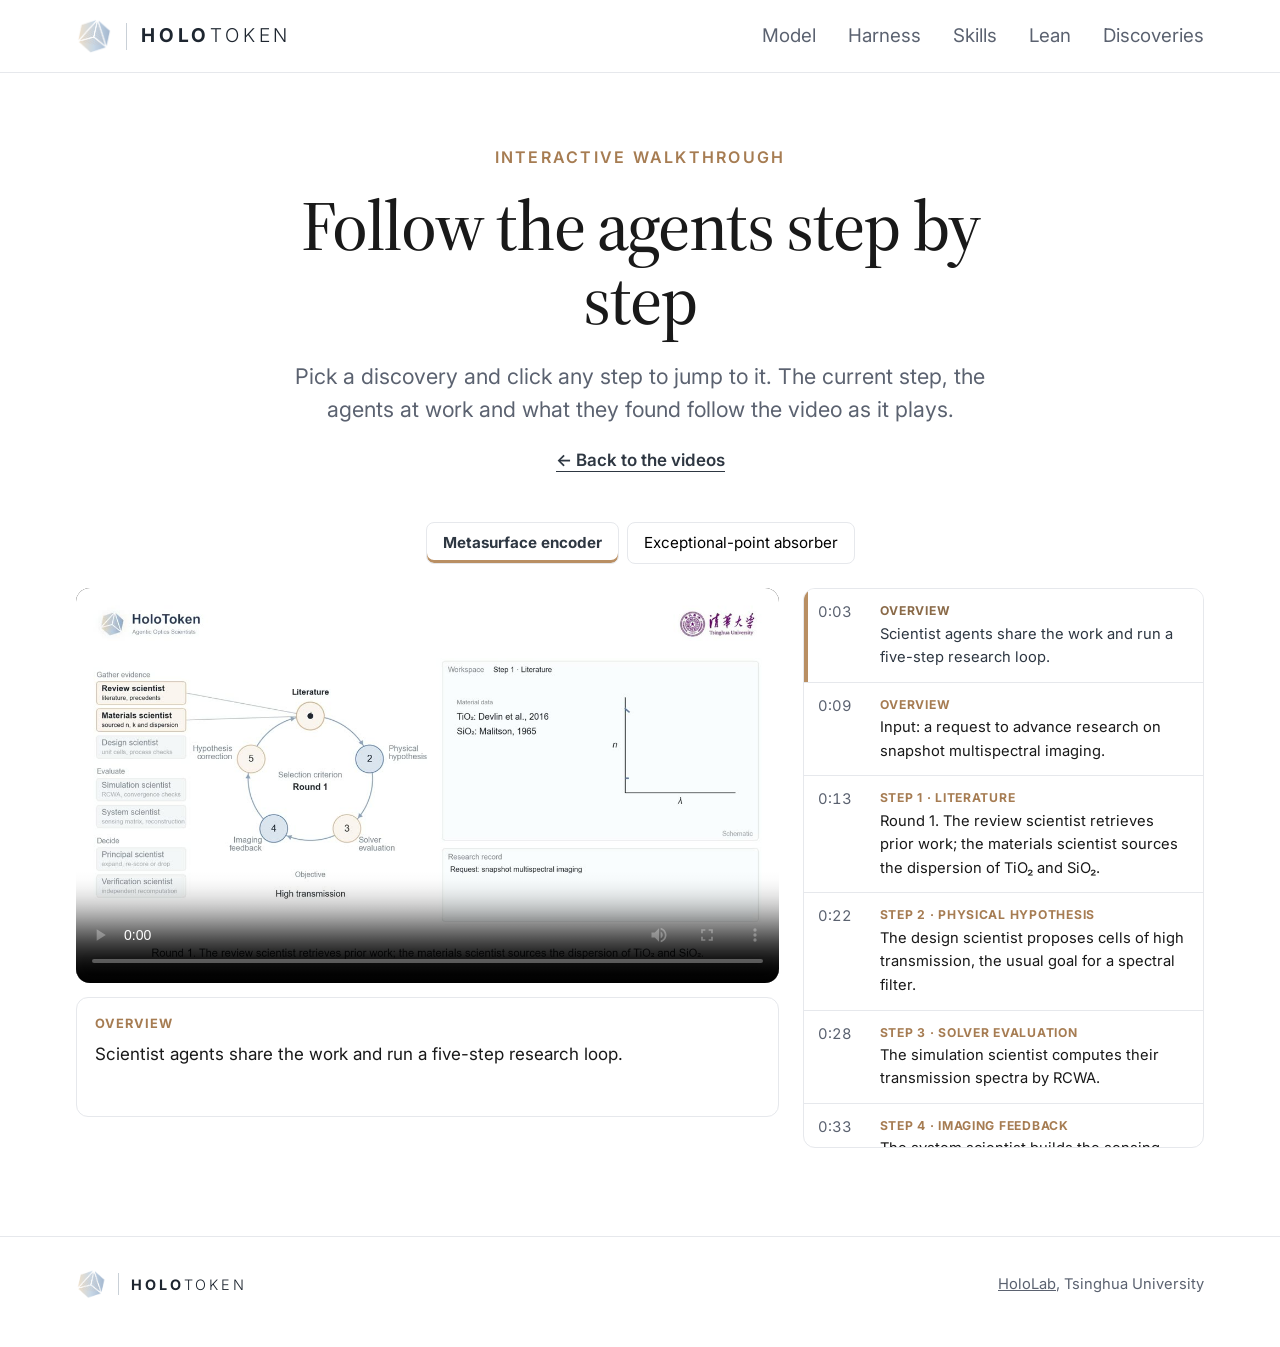
<file: docs/videos.html>
<!doctype html>
<html lang="en">
<head>
<meta charset="utf-8">
<meta name="viewport" content="width=device-width, initial-scale=1">
<meta name="color-scheme" content="light">
<title>HoloToken · Interactive walkthrough</title>
<meta name="description" content="HoloToken: AI scientist agents, driven by local HoloModel language models, that carry open-ended optics research to physics-verified discoveries.">
<link rel="icon" type="image/png" href="assets/holotoken-mark.png">
<link rel="preconnect" href="https://fonts.googleapis.com">
<link rel="preconnect" href="https://fonts.gstatic.com" crossorigin>
<link href="https://fonts.googleapis.com/css2?family=Inter:wght@300;400;500;600;700;800&family=Source+Serif+4:opsz,wght@8..60,400;8..60,500;8..60,600&display=swap" rel="stylesheet">
<style>
  :root {
    --bg: #ffffff;
    --soft: #ffffff;
    --soft-2: #e9ebef;
    --line: #e6e8ec;
    --text: #191919;
    --muted: #5b6270;
    --blue: #4f6f95;
    --blue-soft: #dce5ef;
    --beige: #a67c52;
    --beige-soft: #f3e7d9;
    --green: #2e7d5b;
    --surface: #ffffff;
    --surface-2: #ffffff;
    --border: #e6e8ec;
    --radius: 18px;
    --shadow: none;
  }
  * { box-sizing: border-box; }
  html { scroll-behavior: smooth; }
  body {
    margin: 0; background: var(--bg); color: var(--text); overflow-wrap: break-word;
    font: 17px/1.6 Inter, -apple-system, BlinkMacSystemFont, "Segoe UI", Helvetica, Arial, sans-serif;
    -webkit-font-smoothing: antialiased;
  }
  a { color: inherit; }
  img { max-width: 100%; display: block; }
  .wrap { max-width: 1160px; margin: 0 auto; padding: 0 16px; }
  .narrow { max-width: 760px; margin: 0 auto; }
  .serif { font-family: "Source Serif 4", Georgia, serif; font-weight: 500; }

  /* nav */
  .nav { position: sticky; top: 0; z-index: 10; background: rgba(255,255,255,.92); backdrop-filter: blur(10px); -webkit-backdrop-filter: blur(10px); border-bottom: 1px solid var(--line); }
  .nav .wrap { display: flex; align-items: center; gap: 24px; height: 72px; }
  .brand { display: flex; align-items: center; gap: 12px; text-decoration: none; color: #1e2630; font-size: .95rem; letter-spacing: .2em; }
  .brand .hair { width: 1px; height: 22px; background: #C9D0D7; display: block; }
  .brand b { font-weight: 700; } .brand .lt { font-weight: 300; }
  .nav .brand { font-size: 1.19rem; gap: 14px; }
  .nav .brand img { width: 36px; height: 36px; }
  .nav .brand .hair { height: 27px; }
  .brand img { width: 30px; height: 30px; }
  .nav-links { display: flex; gap: 32px; margin-left: auto; font-size: 1.175rem; align-items: center; }
  .nav-links a { color: var(--muted); text-decoration: none; }
  .nav-links a:hover { color: var(--text); }
  .nav-links .cta-sm { color: #fff; background: var(--text); padding: 8px 14px; border-radius: 8px; }
  @media (max-width: 960px) { .nav-links .opt { display: none; } }

  /* buttons */
  .btns { display: flex; flex-wrap: wrap; gap: 12px; justify-content: center; }
  .btn { display: inline-flex; align-items: center; gap: 8px; padding: 12px 20px; border-radius: 10px; font-weight: 600; font-size: .98rem; text-decoration: none; }
  .btn.dark { background: var(--text); color: #fff; }
  .btn.dark:hover { background: #333; }
  .btn.soft { background: var(--soft-2); color: var(--text); }
  .btn.soft:hover { background: #dfe2e7; }
  .link-arrow { font-weight: 600; text-decoration: none; border-bottom: 1px solid currentColor; padding-bottom: 1px; }

  /* hero */
  .hero { text-align: center; padding: 96px 0 40px; }
  .eyebrow { text-transform: uppercase; letter-spacing: .14em; font-size: 1rem; font-weight: 600; color: var(--beige); margin: 0 0 18px; }
  .hero h1 { font-family: "Source Serif 4", Georgia, serif; font-weight: 500; font-size: clamp(2.6rem, 6vw, 4.4rem); line-height: 1.06; letter-spacing: -.02em; margin: 0 auto 22px; max-width: 16ch; }
  .hero .sub { font-size: clamp(1.12rem, 2vw, 1.35rem); line-height: 1.55; color: var(--muted); max-width: 46rem; margin: 0 auto 14px; }
  .hero .sub strong { color: var(--text); font-weight: 600; }
  .badges { display: flex; flex-wrap: wrap; gap: 6px; justify-content: center; margin: 28px 0 0; }
  .badges img { height: 22px; width: auto; }
  .hero .btns { margin-top: 30px; }

  .showcase { padding: 24px 0 72px; }
  .showcase figure { margin: 0; }
  .showcase figcaption { color: var(--muted); font-size: .95rem; max-width: 52rem; margin: 18px auto 0; text-align: center; }

  /* sections */
  section.sec { padding: 88px 0; }
  section.sec.alt { background: var(--soft); }
  .sec-head { text-align: center; margin: 0 auto 48px; max-width: 46rem; }
  .sec-head h2 { font-family: "Source Serif 4", Georgia, serif; font-weight: 500; font-size: clamp(2rem, 4.2vw, 3.05rem); line-height: 1.12; letter-spacing: -.015em; margin: 0 0 16px; }
  .sec-head p { color: var(--muted); font-size: 1.12rem; margin: 0; }

  .cols3 { display: grid; grid-template-columns: repeat(3, 1fr); gap: 40px; }
  .cols2 { display: grid; grid-template-columns: repeat(2, 1fr); gap: 28px; }
  @media (max-width: 860px) { .cols3, .cols2 { grid-template-columns: 1fr; gap: 28px; } }
  .feat h3 { font-family: "Source Serif 4", Georgia, serif; font-weight: 500; font-size: 1.45rem; line-height: 1.25; margin: 0 0 10px; }
  .feat p { color: var(--muted); margin: 0; }
  .feat .num { font-family: "Source Serif 4", Georgia, serif; font-weight: 500; font-size: 2.6rem; line-height: 1; margin: 0 0 14px; color: var(--text); }
  .feat .num small { font-family: Inter, sans-serif; font-size: .95rem; color: var(--muted); font-weight: 500; margin-left: 6px; }

  .panel { background: var(--soft); border-radius: var(--radius); padding: 30px; }
  .alt .panel { background: #fff; }
  .panel h3 { font-family: "Source Serif 4", Georgia, serif; font-weight: 500; font-size: 1.6rem; margin: 0 0 10px; }
  .panel p { color: var(--muted); margin: 0 0 12px; }

  /* agents */
  .agents { display: grid; grid-template-columns: repeat(4, 1fr); gap: 16px; }
  @media (max-width: 960px) { .agents { grid-template-columns: repeat(2, 1fr); } }
  @media (max-width: 520px) { .agents { grid-template-columns: 1fr; } }
  .agent { background: #fff; border-radius: 14px; padding: 20px; }
  .agent .grp { font-size: .78rem; letter-spacing: .1em; text-transform: uppercase; font-weight: 600; margin-bottom: 8px; }
  .agent .grp.g1 { color: var(--beige); } .agent .grp.g2 { color: var(--blue); } .agent .grp.g3 { color: var(--green); }
  .agent h3 { font-family: "Source Serif 4", Georgia, serif; font-weight: 500; font-size: 1.25rem; margin: 0 0 6px; }
  .agent p { color: var(--muted); font-size: .95rem; margin: 0; }

  /* funnel */
  .funnel { display: grid; gap: 10px; margin: 48px auto 0; max-width: 900px; }
  .frow { display: grid; grid-template-columns: 220px 1fr; align-items: center; gap: 14px; }
  .frow .lab { font-size: .93rem; color: var(--muted); text-align: right; }
  .bar { height: 32px; border-radius: 6px; display: flex; align-items: center; padding: 0 12px; font-weight: 600; font-size: .92rem; white-space: nowrap; }
  .bar.screen { background: var(--beige-soft); color: var(--beige); }
  .bar.keep { background: var(--blue-soft); color: var(--blue); }
  .bar.final { background: var(--text); color: #fff; }
  @media (max-width: 620px) { .frow { grid-template-columns: 1fr; gap: 4px; } .frow .lab { text-align: left; } }

  /* models */
  .metric { display: flex; align-items: baseline; gap: 10px; margin: 18px 0 6px; flex-wrap: wrap; }
  .metric b { font-family: "Source Serif 4", Georgia, serif; font-weight: 500; font-size: 2.6rem; line-height: 1; }
  .metric span { color: var(--muted); font-size: .95rem; }
  .meter { height: 8px; border-radius: 4px; background: var(--soft-2); overflow: hidden; margin: 8px 0 4px; }
  .meter div { height: 100%; border-radius: 4px; }
  .mlab { display: flex; justify-content: space-between; font-size: .85rem; color: var(--muted); }

  /* discoveries */
  .story { display: grid; grid-template-columns: 1fr 1.15fr; gap: 48px; align-items: center; margin-bottom: 40px; }
  .story.rev .stxt { order: 2; }
  @media (max-width: 900px) { .story { grid-template-columns: 1fr; gap: 24px; } .story.rev .stxt { order: 0; } }
  .tag { display: block; font-size: 1rem; font-weight: 600; letter-spacing: .12em; text-transform: uppercase; margin-bottom: 12px; }
  .tag.dev { color: var(--blue); } .tag.theo { color: var(--beige); }
  .stxt h3 { font-family: "Source Serif 4", Georgia, serif; font-weight: 500; font-size: clamp(1.6rem, 3vw, 2.2rem); line-height: 1.18; margin: 0 0 14px; }
  .stxt p { color: var(--muted); margin: 0 0 14px; }
  .big { font-family: "Source Serif 4", Georgia, serif; font-weight: 500; font-size: 3rem; line-height: 1; margin: 8px 0 16px; }
  .big small { font-family: Inter, sans-serif; font-size: .95rem; font-weight: 500; color: var(--muted); margin-left: 8px; }
  .story figure { margin: 0; }

  /* interactive (reused) */
  .interactive { background: var(--soft); border-radius: var(--radius); padding: 28px; margin: 0 0 56px; }
  .ihead { display: flex; flex-wrap: wrap; gap: 12px; align-items: center; justify-content: space-between; margin-bottom: 12px; }
  .ihead h3 { margin: 0; font-family: "Source Serif 4", Georgia, serif; font-weight: 500; font-size: 1.5rem; }
  .interactive button { font: inherit; cursor: pointer; }
  .seg { display: inline-flex; background: var(--soft-2); border-radius: 10px; padding: 4px; }
  .seg button { border: 0; background: none; padding: 6px 14px; border-radius: 7px; font-size: .9rem; color: var(--muted); }
  .seg button.on { background: #fff; color: var(--text); font-weight: 600; }
  .objective { font-size: .95rem; color: var(--muted); margin: 0 0 16px; }
  .objective b { color: var(--text); }
  .steps { display: flex; flex-wrap: wrap; gap: 8px; margin-bottom: 16px; }
  .steps button { display: flex; align-items: center; gap: 8px; border: 0; background: #fff; border-radius: 8px; padding: 8px 14px 8px 8px; font-size: .92rem; color: var(--text); }
  .steps button i { font-style: normal; width: 24px; height: 24px; border-radius: 6px; display: grid; place-items: center; font-size: .8rem; font-weight: 700; background: var(--soft-2); }
  .steps button.on { background: var(--text); color: #fff; }
  .steps button.on i { background: #fff; color: var(--text); }
  .detail { background: #fff; border-radius: 12px; padding: 18px 20px; min-height: 100px; }
  .detail .who { font-size: .8rem; font-weight: 700; letter-spacing: .08em; text-transform: uppercase; color: var(--beige); margin-bottom: 6px; }
  .detail p { margin: 0; }
  .nav2 { display: flex; gap: 8px; justify-content: flex-end; margin-top: 14px; }
  .nav2 button { border: 0; background: var(--soft-2); border-radius: 8px; padding: 8px 14px; font-size: .9rem; }
  .note { color: var(--muted); font-size: .95rem; margin: 0 0 12px; }
  .note.small { font-size: .84rem; margin-top: 14px; }
  .note code { font-size: .8rem; background: #fff; padding: 1px 5px; border-radius: 4px; }
  .ctrl { display: flex; flex-wrap: wrap; gap: 10px; align-items: center; margin: 8px 0 12px; }
  .ctrl label { font-size: .98rem; min-width: 160px; }
  .ctrl input[type=range] { flex: 1 1 220px; accent-color: var(--text); }
  .ctrl button { border: 0; background: var(--soft-2); border-radius: 8px; padding: 7px 12px; font-size: .88rem; }
  #plot { width: 100%; height: auto; display: block; background: #fff; border-radius: 12px; }
  .readout { display: grid; grid-template-columns: repeat(4, 1fr); gap: 10px; margin-top: 12px; }
  .readout div { background: #fff; border-radius: 10px; padding: 10px 14px; }
  .readout span { display: block; font-size: .8rem; color: var(--muted); }
  .readout b { font-family: "Source Serif 4", Georgia, serif; font-weight: 500; font-size: 1.35rem; }
  @media (max-width: 700px) { .readout { grid-template-columns: repeat(2, 1fr); } }
  .bars { margin-top: 14px; display: grid; gap: 6px; }
  .bars .br { display: grid; grid-template-columns: 170px 1fr; gap: 10px; align-items: center; font-size: .86rem; color: var(--muted); }
  .bars .bt { height: 12px; background: #fff; border-radius: 4px; overflow: hidden; }
  .bars .bt div { height: 100%; border-radius: 4px; transition: width .15s; }

  /* gains */
  .filters { display: flex; flex-wrap: wrap; gap: 8px; margin: 0 0 18px; }
  .filters button { font: inherit; font-size: .92rem; cursor: pointer; border: 0; background: var(--soft-2); border-radius: 8px; padding: 7px 14px; display: inline-flex; align-items: center; gap: 8px; }
  .filters button.on { background: var(--text); color: #fff; }
  .dot { width: 9px; height: 9px; border-radius: 2px; display: inline-block; }
  .dot.rf { background: #5d80a9; } .dot.sb { background: #b98f63; } .dot.rc { background: #7fa7a0; }
  .gains { display: grid; gap: 8px; }
  .grow { display: grid; grid-template-columns: minmax(160px, 250px) 1fr 56px; gap: 14px; align-items: center; font-size: .95rem; }
  .grow .gq { color: var(--muted); font-size: .82rem; display: block; }
  .gtrack { height: 14px; background: var(--soft-2); border-radius: 4px; overflow: hidden; }
  .gtrack div { height: 100%; border-radius: 4px; }
  .gtrack .rf { background: #5d80a9; } .gtrack .sb { background: #b98f63; } .gtrack .rc { background: #7fa7a0; }
  .grow .gv { font-weight: 600; text-align: right; font-variant-numeric: tabular-nums; }
  .grow.hide { display: none; }
  @media (max-width: 620px) { .grow { grid-template-columns: 1fr 48px; } .grow .gtrack { grid-column: 1 / -1; grid-row: 2; } }

  /* videos */
  video { width: 100%; border-radius: 14px; background: #000; display: block; }
  .vid h3 { font-family: "Source Serif 4", Georgia, serif; font-weight: 500; font-size: 1.35rem; margin: 16px 0 6px; }
  .vid p { color: var(--muted); margin: 0; }

  /* verification */
  .chips { display: flex; flex-wrap: wrap; gap: 4px 20px; margin: 6px 0 14px; font-size: .95rem; font-weight: 600; }
  .chip.ok { color: var(--green); } .chip.open { color: var(--blue); }
  .chip.ok::before { content: "\2713\00a0"; } .chip.open::before { content: "\25CB\00a0"; }
  .status { list-style: none; padding: 0; margin: 12px 0 18px; font-size: .95rem; }
  .status li { display: grid; grid-template-columns: 58px 1fr; gap: 10px; padding: 8px 0; border-top: 1px solid var(--line); }
  .status li:first-child { border-top: 0; }
  .status .s { font-size: .75rem; font-weight: 700; text-transform: uppercase; letter-spacing: .05em; padding-top: 3px; }
  .status .s.ok { color: var(--green); } .status .s.open { color: var(--blue); }
  .tlinks { display: flex; flex-wrap: wrap; gap: 18px; }
  .tlinks a { font-weight: 600; text-decoration: none; border-bottom: 1px solid currentColor; font-size: .95rem; }
  pre { background: #fff; border-radius: 10px; padding: 12px 14px; overflow-x: auto; font: .86rem/1.55 ui-monospace, SFMono-Regular, Menlo, Consolas, monospace; margin: 16px 0 0; }

  /* faq */
  details { border-top: 1px solid var(--line); padding: 20px 0; }
  details:last-of-type { border-bottom: 1px solid var(--line); }
  summary { cursor: pointer; list-style: none; font-family: "Source Serif 4", Georgia, serif; font-weight: 500; font-size: 1.3rem; display: flex; justify-content: space-between; gap: 16px; }
  summary::-webkit-details-marker { display: none; }
  summary::after { content: "+"; font-family: Inter, sans-serif; font-weight: 400; color: var(--muted); }
  details[open] summary::after { content: "\2212"; }
  details p { color: var(--muted); margin: 12px 0 0; }

  .final { text-align: center; }
  .final h2 { font-family: "Source Serif 4", Georgia, serif; font-weight: 500; font-size: clamp(2rem, 4.2vw, 3.05rem); margin: 0 0 28px; }

  .layers { display: grid; grid-template-columns: repeat(4, 1fr); gap: 16px; }
  @media (max-width: 960px) { .layers { grid-template-columns: repeat(2, 1fr); } }
  @media (max-width: 520px) { .layers { grid-template-columns: 1fr; } }
  .layer { display: block; text-decoration: none; padding: 26px; }
  .layer .ln { font-size: .85rem; font-weight: 600; color: var(--muted); letter-spacing: .08em; }
  .layer h3 { font-family: "Source Serif 4", Georgia, serif; font-weight: 500; font-size: 1.9rem; margin: 10px 0 8px; }
  .layer p { color: var(--muted); margin: 0; font-size: .97rem; }
  #layers { padding-top: 24px; }
  #harness .agents { grid-template-columns: repeat(3, 1fr); }
  @media (max-width: 960px) { #harness .agents { grid-template-columns: repeat(2, 1fr); } }
  @media (max-width: 520px) { #harness .agents { grid-template-columns: 1fr; } }
  .sub-h { font-family: "Source Serif 4", Georgia, serif; font-weight: 500; font-size: 1.6rem; text-align: center; margin: 72px 0 28px; }
  /* pure white everywhere: no fills, structure from thin rules only */
  section.sec, section.sec.alt, .panel, .alt .panel, .agent, .layer, .interactive, .detail, .readout div, #plot, .note code, pre { background: #fff !important; }
  .panel, .agent, .layer, .interactive { border: 1px solid var(--line); border-radius: 14px; }
  .layer:hover { border-color: #c9ced6; }
  .detail, .readout div { border: 1px solid var(--line); }
  section.sec + section.sec { border-top: 1px solid var(--line); }
  .btn.soft, .seg, .nav2 button, .ctrl button, .filters button { background: #fff !important; border: 1px solid var(--line) !important; }
  .steps button { background: #fff; border: 1px solid var(--line); }
  .steps button.on, .filters button.on { background: var(--text) !important; color: #fff; border-color: var(--text) !important; }
  .seg button.on { background: var(--text); color: #fff; }
  .steps button i { background: #fff; border: 1px solid var(--line); }
  .steps button.on i { background: #fff; color: var(--text); border-color: #fff; }
  .pgrid { display: grid; grid-template-columns: repeat(3, 1fr); gap: 28px 24px; margin: 8px 0 48px; }
  @media (max-width: 900px) { .pgrid { grid-template-columns: repeat(2, 1fr); } }
  @media (max-width: 560px) { .pgrid { grid-template-columns: 1fr; } }
  .pn { margin: 0; }
  .pn img { width: 100%; height: 220px; object-fit: contain; }
  .pn figcaption { color: var(--muted); font-size: .9rem; margin-top: 10px; line-height: 1.5; }
  .pn.wide { margin: -16px 0 48px; }
  .pn.wide img { height: auto; max-width: 760px; margin: 0 auto; }
  .pn.wide figcaption { text-align: center; }
  .mgrid { display: grid; grid-template-columns: repeat(2, 1fr); gap: 32px; margin: 0 0 40px; }
  @media (max-width: 760px) { .mgrid { grid-template-columns: 1fr; } }
  .mgrid .pn img { height: auto; }
  .grp-h { font-family: "Source Serif 4", Georgia, serif; font-weight: 500; font-size: 1.35rem; margin: 0 0 4px; }
  .grp-h.rf { color: #4f6f95; } .grp-h.sb { color: #a67c52; } .grp-h.rc { color: #5f8b84; }
  .grp-p { color: var(--muted); margin: 0 0 20px; }
  .vtabs { display: flex; justify-content: center; gap: 8px; margin: 0 0 24px; flex-wrap: wrap; }
  .vtabs button { font: inherit; font-size: .95rem; cursor: pointer; background: #fff; border: 1px solid var(--line); border-radius: 8px; padding: 8px 16px; }
  .vtabs button.on { background: var(--text); color: #fff; border-color: var(--text); }
  .player { display: grid; grid-template-columns: 1.75fr 1fr; gap: 24px; align-items: start; }
  @media (max-width: 900px) { .player { grid-template-columns: 1fr; } }
  .now { border: 1px solid var(--line); border-radius: 12px; padding: 16px 18px; margin-top: 14px; min-height: 120px; }
  .now-step { font-size: .8rem; font-weight: 700; letter-spacing: .08em; text-transform: uppercase; color: var(--beige); margin-bottom: 6px; }
  .now p { margin: 0 0 8px; }
  .now-roles { display: flex; flex-wrap: wrap; gap: 6px 14px; font-size: .86rem; color: var(--blue); font-weight: 600; }
  .chapters { list-style: none; margin: 0; padding: 0; border: 1px solid var(--line); border-radius: 12px; max-height: 560px; overflow-y: auto; }
  .chapters li { display: grid; grid-template-columns: 52px 1fr; gap: 10px; padding: 12px 14px; border-top: 1px solid var(--line); cursor: pointer; font-size: .92rem; }
  .chapters li:first-child { border-top: 0; }
  .chapters li:hover { background: #fafbfc; }
  .chapters li.on { background: var(--text); color: #fff; }
  .chapters li.on .ct, .chapters li.on .cn { color: #c9cdd4; }
  .chapters .ct { color: var(--muted); font-variant-numeric: tabular-nums; }
  .chapters .cn { display: block; font-size: .76rem; font-weight: 700; letter-spacing: .06em; text-transform: uppercase; color: var(--beige); margin-bottom: 2px; }
  /* buttons: equal size, steel-blue scheme */
  .btn { box-sizing: border-box; justify-content: center; min-width: 240px; height: 50px; padding: 0 22px; border-radius: 10px; border: 1.5px solid transparent; font-weight: 600; }
  .btn.dark { background: #2E3742; border-color: #2E3742; color: #fff; }
  .btn.dark:hover { background: #46515e; border-color: #46515e; }
  .btn.soft { background: #fff !important; border: 1.5px solid #C9D0D7 !important; color: #2E3742; }
  .btn.soft:hover { background: #f4f5f7 !important; border-color: #9aa3ad !important; }
  .nav-links .cta-sm { background: #2E3742; }
  .nav-links .cta-sm:hover { background: #46515e; color: #fff; }
  .vtabs button.on, .steps button.on, .filters button.on, .seg button.on, .chapters li.on { background: #2E3742 !important; border-color: #2E3742 !important; color: #fff; }
  .link-arrow { color: #2E3742; }
  @media (max-width: 560px) { .btns { flex-direction: column; align-items: center; } .btn { width: 100%; max-width: 320px; } }
  /* selected state: version 2, underline marker */
  .vtabs button.on, .steps button.on, .filters button.on, .seg button.on { background: #fff !important; color: #2E3742 !important; border-color: #E6E8EC !important; box-shadow: inset 0 -3px 0 #B98F63; font-weight: 700; }
  .chapters li.on { background: #fff !important; color: #2E3742 !important; box-shadow: inset 4px 0 0 #B98F63; }
  .chapters li.on .ct { color: #5b6270 !important; }
  .chapters li.on .cn { color: #8a6a48 !important; }
  .steps button.on i { background: #B98F63 !important; color: #fff !important; border-color: #B98F63 !important; }
  /* highlights: version 2 language, no dark fills */
  .btn.dark { background: #fff !important; color: #2E3742 !important; border: 1.5px solid #C9D0D7 !important; box-shadow: inset 0 -3px 0 #B98F63; font-weight: 700; }
  .btn.dark:hover { background: #f7f8fa !important; }
  .btn.soft { font-weight: 600; }
  .nav-links .cta-sm { background: #fff !important; color: #2E3742 !important; border: 1.5px solid #C9D0D7; box-shadow: inset 0 -2px 0 #B98F63; font-weight: 600; }
  .nav-links .cta-sm:hover { background: #f7f8fa !important; color: #2E3742 !important; }
  .bar.final { background: #B98F63 !important; color: #fff !important; }
  footer { border-top: 1px solid var(--line); padding: 32px 0 48px; color: var(--muted); font-size: .92rem; }
  footer .wrap { display: flex; flex-wrap: wrap; gap: 16px; justify-content: space-between; align-items: center; }
  footer .brand { font-size: .9rem; color: #1e2630; }
  @media (max-width: 400px) { .nav-links a:not(:last-child) { display: none; } }
</style>
</head>
<body>

<nav class="nav">
  <div class="wrap">
    <a class="brand" href="index.html"><img src="assets/holotoken-mark.png" alt=""><i class="hair"></i><span aria-label="HoloToken"><b>HOLO</b><span class="lt">TOKEN</span></span></a>
    <div class="nav-links">
      <a class="opt" href="index.html#model">Model</a>
      <a class="opt" href="index.html#harness">Harness</a>
      <a class="opt" href="index.html#skills">Skills</a>
      <a class="opt" href="index.html#lean">Lean</a>
      <a class="opt" href="index.html#discoveries">Discoveries</a>
    </div>
  </div>
</nav>

<header class="hero" style="padding:72px 0 8px">
  <div class="wrap">
    <p class="eyebrow">Interactive walkthrough</p>
    <h1 style="max-width:20ch">Follow the agents step by step</h1>
    <p class="sub">Pick a discovery and click any step to jump to it. The current step, the agents at work and what they found follow the video as it plays.</p>
    <p style="margin:20px 0 0"><a class="link-arrow" href="index.html#videos">← Back to the videos</a></p>
  </div>
</header>
<section class="sec" id="walkthrough" style="padding-top:40px">
  <div class="wrap">
    <div class="vtabs" role="tablist">
      <button class="on" data-v="encoder">Metasurface encoder</button>
      <button data-v="ep">Exceptional-point absorber</button>
    </div>
    <div class="player">
      <div class="pmain">
        <video id="vplayer" controls preload="metadata" poster="assets/video/metasurface-encoder.jpg" playsinline>
          <source src="assets/video/metasurface-encoder.mp4" type="video/mp4">
        </video>
        <div class="now">
          <div class="now-step" id="nowStep"></div>
          <p id="nowCap"></p>
          <div class="now-roles" id="nowRoles"></div>
        </div>
      </div>
      <ol class="chapters" id="chapters"></ol>
    </div>
  </div>
</section>

<footer>
  <div class="wrap">
    <a class="brand" href="index.html"><img src="assets/holotoken-mark.png" alt=""><i class="hair"></i><span aria-label="HoloToken"><b>HOLO</b><span class="lt">TOKEN</span></span></a>
    <span><a href="http://www.holoddd.com/" style="color:inherit">HoloLab</a>, Tsinghua University</span>
  </div>
</footer>

<script>
(function () {
  var DATA = {"encoder": {"duration": 105.0, "chapters": [{"t": 3.95, "step": null, "name": "Overview", "roles": [], "cap": "Scientist agents share the work and run a five-step research loop."}, {"t": 9.2, "step": null, "name": "Overview", "roles": [], "cap": "Input: a request to advance research on snapshot multispectral imaging."}, {"t": 13.23, "step": 1, "name": "Literature", "roles": ["Review", "Materials"], "cap": "Round 1. The review scientist retrieves prior work; the materials scientist sources the dispersion of TiO₂ and SiO₂."}, {"t": 22.72, "step": 2, "name": "Physical hypothesis", "roles": ["Design"], "cap": "The design scientist proposes cells of high transmission, the usual goal for a spectral filter."}, {"t": 28.26, "step": 3, "name": "Solver evaluation", "roles": ["Simulation"], "cap": "The simulation scientist computes their transmission spectra by RCWA."}, {"t": 33.8, "step": 4, "name": "Imaging feedback", "roles": ["System"], "cap": "The system scientist builds the sensing matrix Φ: its rows are nearly identical, so Φ is ill-conditioned."}, {"t": 40.13, "step": 5, "name": "Hypothesis correction", "roles": ["Principal"], "cap": "On this evidence the principal scientist replaces the objective; the figure of merit becomes reconstructed image quality."}, {"t": 47.25, "step": 2, "name": "Physical hypothesis", "roles": ["Review", "Design"], "cap": "Round 2. The design scientist proposes TiO₂ pillar dimers at four orientations, tiled as 2 × 2 macro-pixels."}, {"t": 56.74, "step": 3, "name": "Solver evaluation", "roles": ["Simulation"], "cap": "The simulation scientist runs an RCWA search; the selected set lowers the condition number κ of Φ from 201 to 94."}, {"t": 66.23, "step": 4, "name": "Imaging feedback", "roles": ["System"], "cap": "The system scientist obtains four distinct responses at equal incident light."}, {"t": 70.98, "step": 5, "name": "Hypothesis correction", "roles": ["Principal"], "cap": "The principal scientist sends the selected set to the verification scientist."}, {"t": 75.31, "step": null, "name": "Overview", "roles": ["Verification", "Simulation"], "cap": "The verification scientist recomputes the cells: convergence is not monotonic, so reconstructions use 81 Fourier orders."}, {"t": 81.64, "step": null, "name": "Overview", "roles": ["Verification", "System"], "cap": "On eight test scenes not used in discovery or tuning, the dimer encoder gives higher PSNR than the single-layer encoder."}, {"t": 89.55, "step": null, "name": "Overview", "roles": [], "cap": "The objective was revised from the agents' own imaging feedback, and the result was confirmed by independent recomputation."}]}, "ep": {"duration": 90.83, "chapters": [{"t": 3.98, "step": null, "name": "Overview", "roles": [], "cap": "Scientist agents share the work and run a five-step research loop."}, {"t": 8.75, "step": null, "name": "Overview", "roles": [], "cap": "Input: the theory problem of exceptional-point absorbers."}, {"t": 12.72, "step": 1, "name": "Literature", "roles": ["Review"], "cap": "Absorbers whose zeros merge at an EP were proposed for wide bands; whether they can approach the Bode–Fano limit was not settled."}, {"t": 20.67, "step": 2, "name": "Physical hypothesis", "roles": ["Principal", "Design"], "cap": "The agents take the merging itself, usually treated as the goal, as the assumption to test, and describe the absorber by coupled modes."}, {"t": 28.64, "step": 3, "name": "Solver evaluation", "roles": ["Simulation"], "cap": "At equal loss, the 90% band of a perfectly absorbing EP of any order cannot exceed 1.63L, 29.9% of the Bode–Fano limit."}, {"t": 38.18, "step": 4, "name": "Imaging feedback", "roles": ["System"], "cap": "The absorption integral shows why: merged zeros spend most of the fixed total raising absorption above 90% near the band centre."}, {"t": 45.55, "step": 5, "name": "Hypothesis correction", "roles": ["Principal"], "cap": "Merging the zeros at an EP therefore limits the bandwidth, and broadband absorbers should instead distribute them."}, {"t": 52.7, "step": 3, "name": "Solver evaluation", "roles": ["Simulation"], "cap": "Dispersive Maxwell absorbers respect the same ceiling; percentages give the gain of two split zeros over the EP of each platform."}, {"t": 60.65, "step": 2, "name": "Physical hypothesis", "roles": ["Design", "Materials"], "cap": "For an experimental test, a silver-backed Si/SiO₂ multilayer with a wedged coupling layer carries the absorber through the EP."}, {"t": 68.6, "step": null, "name": "Overview", "roles": ["Verification"], "cap": "In the Letter-length manuscript, every number was recomputed by independently written code."}, {"t": 74.17, "step": null, "name": "Overview", "roles": [], "cap": "An assumption shared by the field was tested, and a bound was derived: merging the zeros at an EP limits the bandwidth."}]}};
  var SRC = { encoder: ["assets/video/metasurface-encoder.mp4", "assets/video/metasurface-encoder.jpg"],
              ep: ["assets/video/ep-absorber.mp4", "assets/video/ep-absorber.jpg"] };
  var v = document.getElementById("vplayer"); if (!v) return;
  var list = document.getElementById("chapters"), cur = "encoder", idx = -1;
  function fmt(s) { s = Math.floor(s); return Math.floor(s / 60) + ":" + ("0" + s % 60).slice(-2); }
  function label(c) { return c.step ? "Step " + c.step + " \u00b7 " + c.name : "Overview"; }
  function build() {
    list.innerHTML = DATA[cur].chapters.map(function (c, k) {
      return '<li data-k="' + k + '"><span class="ct">' + fmt(c.t) + '</span><span><span class="cn">' + label(c) + '</span>' + c.cap + '</span></li>';
    }).join("");
    list.querySelectorAll("li").forEach(function (li) {
      li.onclick = function () { v.currentTime = DATA[cur].chapters[+li.dataset.k].t + 0.05; v.play(); };
    });
    idx = -1; show(0);
  }
  function show(k) {
    if (k === idx) return; idx = k;
    var c = DATA[cur].chapters[k];
    list.querySelectorAll("li").forEach(function (li) { li.classList.toggle("on", +li.dataset.k === k); });
    var on = list.querySelector("li.on"); if (on && list.scrollHeight > list.clientHeight) { var top = on.offsetTop - list.firstElementChild.offsetTop; list.scrollTop = Math.max(0, top - list.clientHeight / 3); }
    document.getElementById("nowStep").textContent = label(c);
    document.getElementById("nowCap").textContent = c.cap;
    document.getElementById("nowRoles").innerHTML = c.roles.map(function (r) { return "<span>" + r + " scientist</span>"; }).join("");
  }
  v.addEventListener("timeupdate", function () {
    var ch = DATA[cur].chapters, k = 0;
    for (var i = 0; i < ch.length; i++) if (v.currentTime >= ch[i].t) k = i;
    show(k);
  });
  document.querySelectorAll(".vtabs button").forEach(function (b) {
    b.onclick = function () {
      if (b.dataset.v === cur) return; cur = b.dataset.v;
      document.querySelectorAll(".vtabs button").forEach(function (x) { x.classList.toggle("on", x === b); });
      v.pause(); v.poster = SRC[cur][1]; v.src = SRC[cur][0]; v.load(); build();
    };
  });
  build();
})();
</script>
</body>
</html>
</file>
